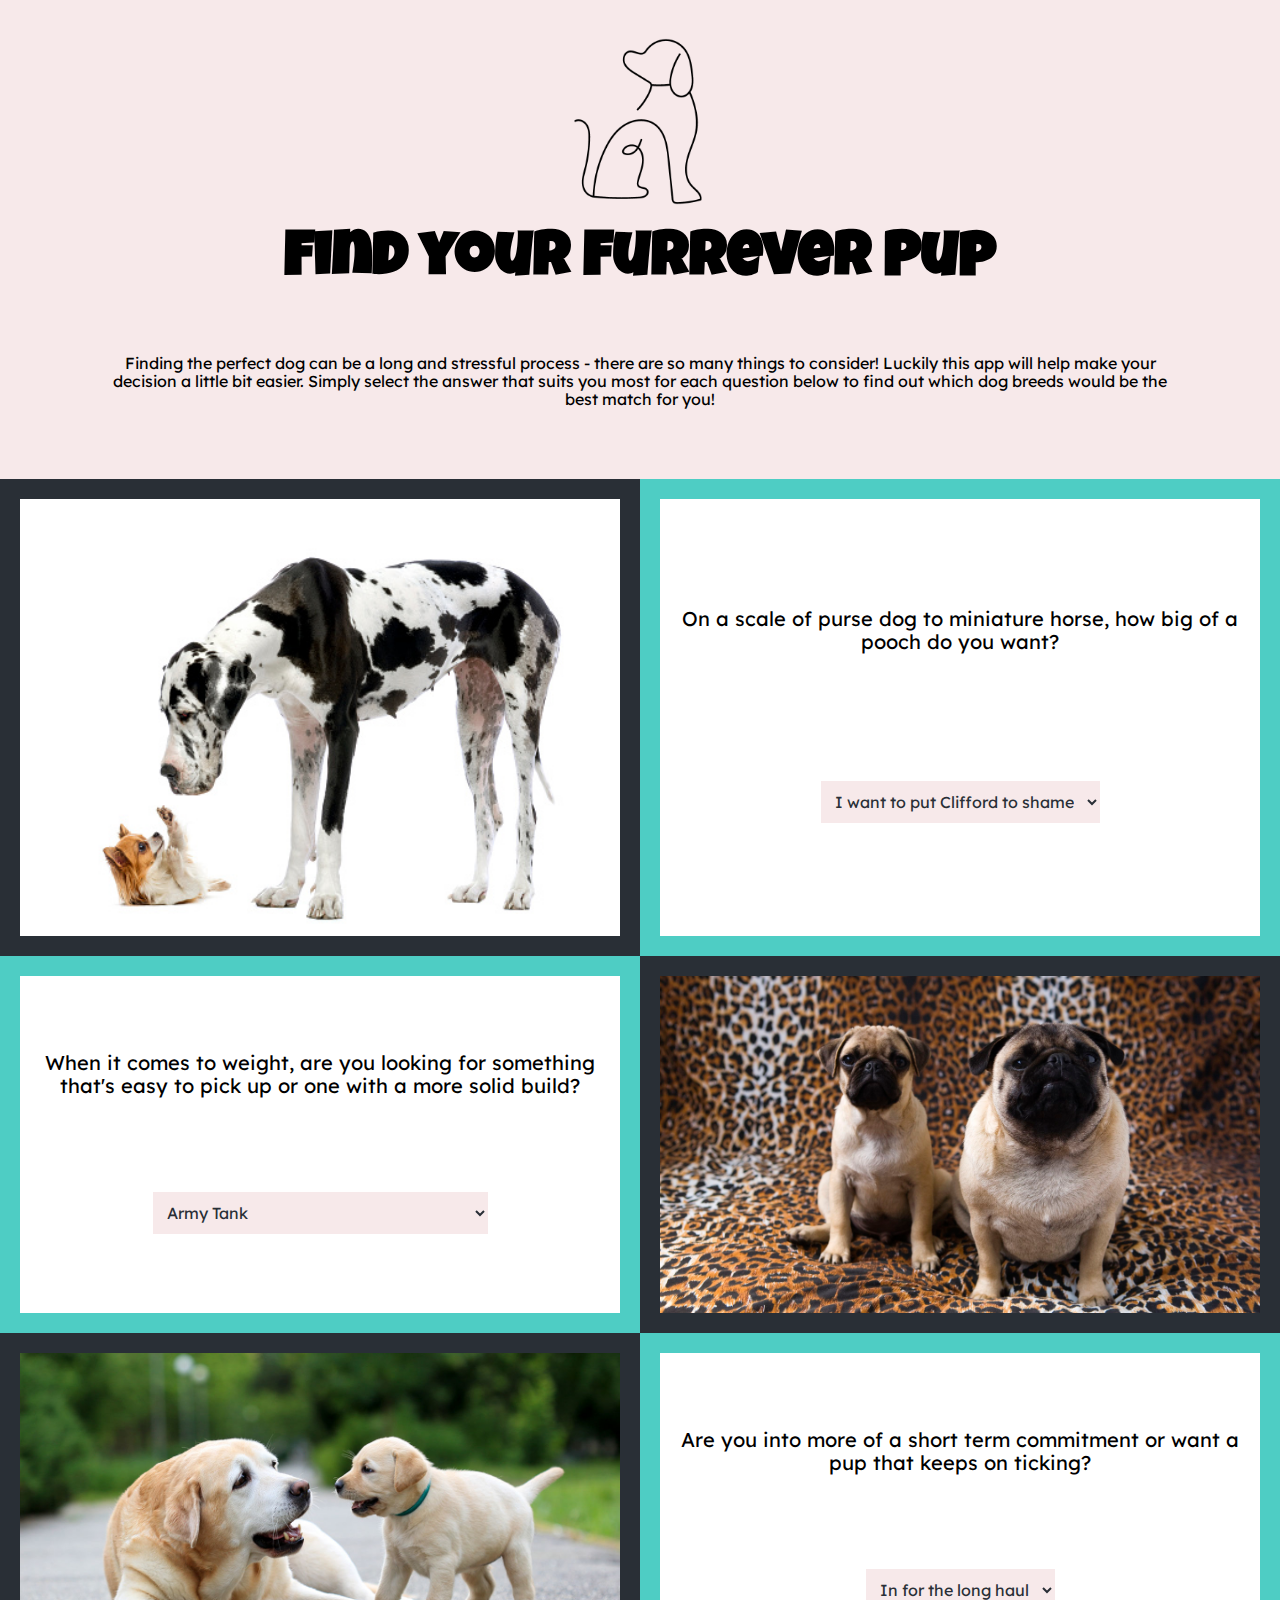
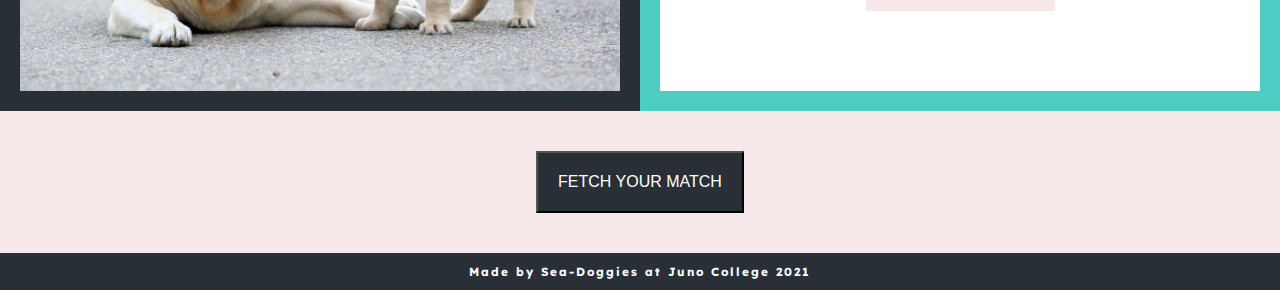
<file: index.html>
<!DOCTYPE html>
<html lang="en">
	<head>
		<meta charset="UTF-8" />
		<meta http-equiv="X-UA-Compatible" content="IE=edge" />
		<meta name="viewport" content="width=device-width, initial-scale=1.0" />
		<script src="app.js" defer></script>
		<link rel="stylesheet" href="style.css">
		<title>Furrever Friend Finder</title>
	</head>
	<body>
		<header>
			<img src="./assets/0001-19301340058.webp" alt="Logo showing a black outline of a dog">
			<h1>Find your Furrever Pup</h1>
			<p>Finding the perfect dog can be a long and stressful process - there are so many things to consider! Luckily this app will help make your decision a little bit easier. Simply select the answer that suits you most for each question below to find out which dog breeds would be the best match for you!</p>
		</header>

		<form>
			<div class="questionSection">
				<img src="./assets/508386698_bigsmall.jpg" alt="A large dog looking down at a very small dog" class="dogImg">
				<div class="questionText">
					<label for="q1">On a scale of purse dog to miniature horse, how big of a pooch do you want?</label>
					<select name="q1" id="question1" class="dropdown">
						<option value="62-150">I want to put Clifford to shame</option>
						<option value="33-61.9">Large and in charge</option>
						<option value="24-32.9">Lap dog</option>
						<option value="1-23.9">Purse size</option>
					</select>
				</div>
			</div>

			<div class="questionSection2">
				<img src="./assets/Fat-Pugs-R-sb10069042i-001-56a7a3d63df78cf77297cd2f.jpg" alt="A skinny pug next to a chonky pug" class="dogImg">
				<div class="questionText">
					<label for="q2">When it comes to weight, are you looking for something that's easy to pick up or one with a more solid build?</label>
					<select name="q2" id="question2" class="dropdown">
						<option value="30-99">Army Tank</option>
						<option value="15-29.9">Average</option>
						<option value="9-14.9">Heavy enough that it won't blow away</option>
						<option value="1-8.9">Light as a feather</option>
					</select>
				</div>
			</div>

			<div class="questionSection">
				<img src="./assets/dogs_1280p_0.jpg" alt="A young golden retriever playfully looking at an older golden retriever" class="dogImg">
				<div class="questionText">
					<label for="q3">Are you into more of a short term commitment or want a pup that keeps on ticking?</label>
					<select name="q3" id="question3" class="dropdown">
						<option value="16-20">In for the long haul</option>
						<option value="12-15">Average</option>
						<option value="7-11">Short but sweet</option>
					</select>
				</div>
			</div>
			<div class="buttonContainer">
				<button id="submit-btn" class="button">Fetch your match</button>
			</div>
		</form>
		<div id="results" class="results"></div>
		<footer>
			<h3>Made by Sea-Doggies at <a href="https://www.junocollege.com">Juno College</a> 2021</h3>
		</footer>
	</body>
</html>
</file>
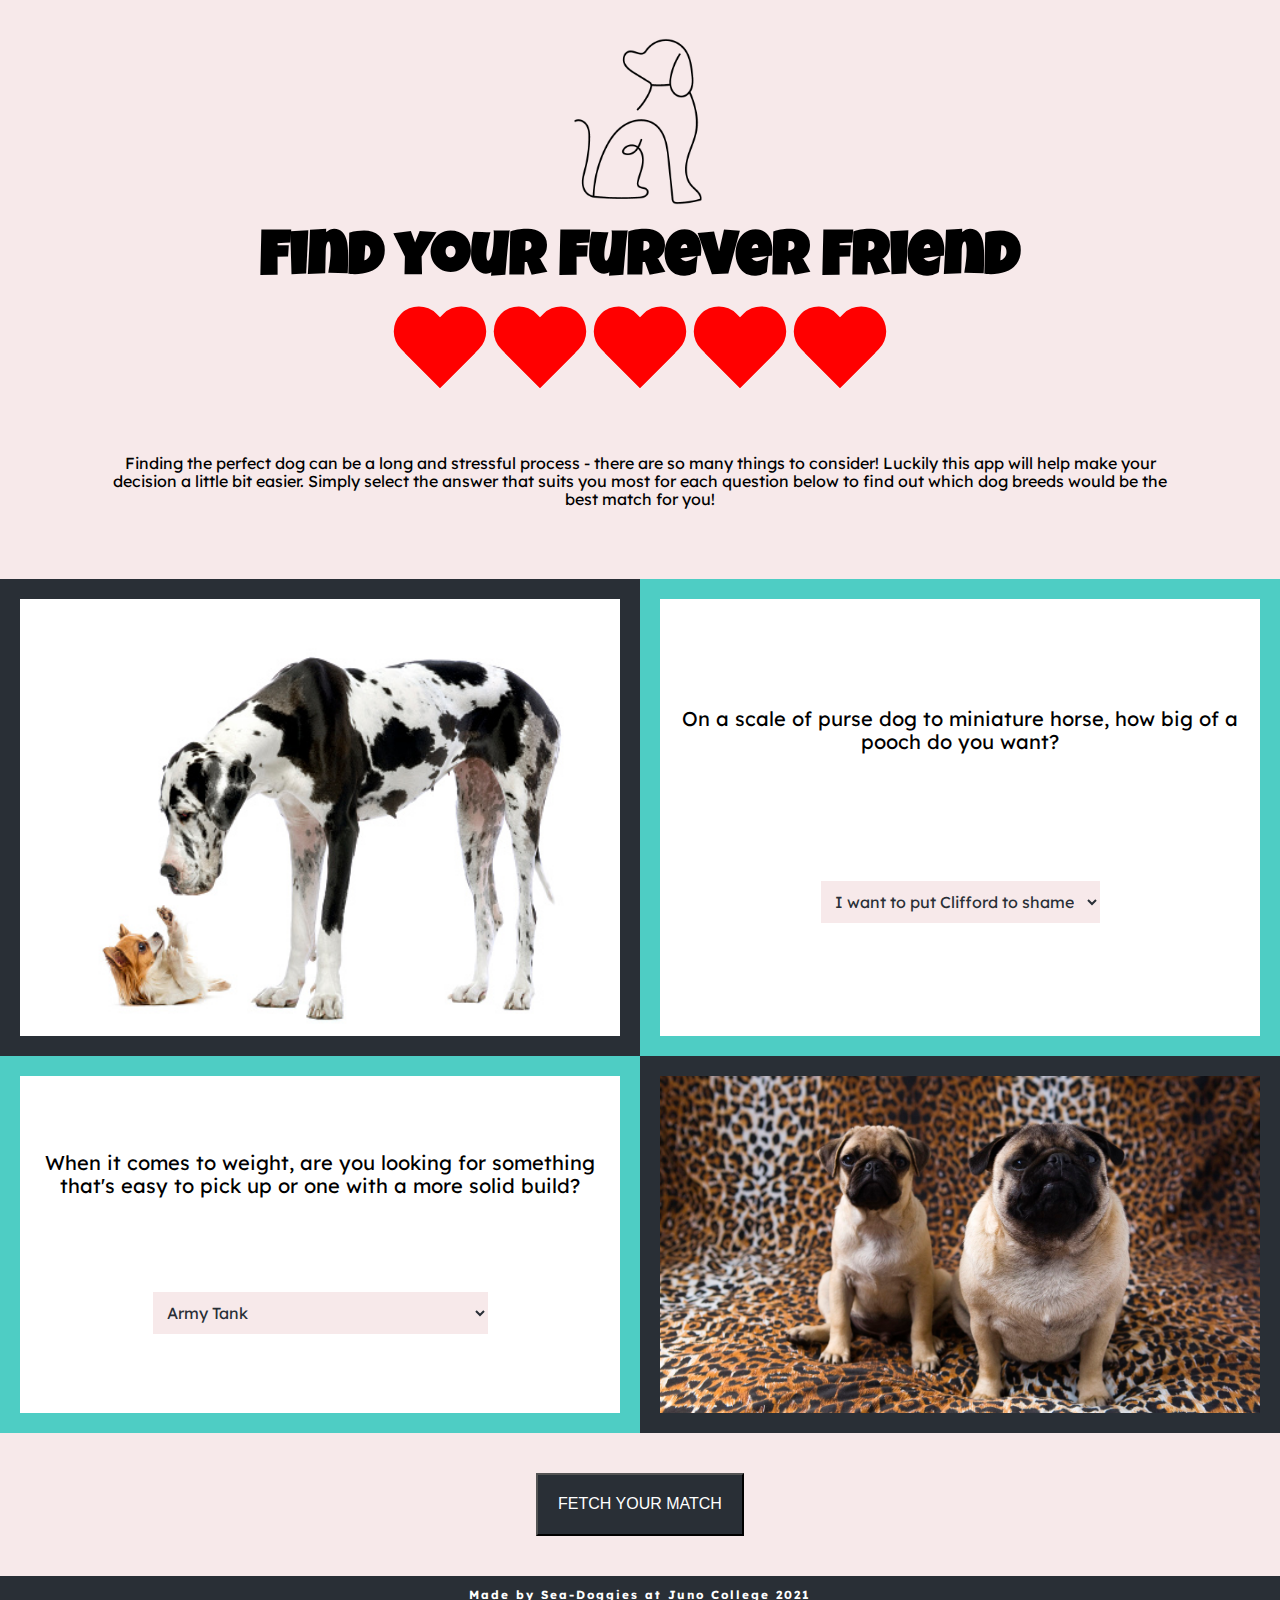
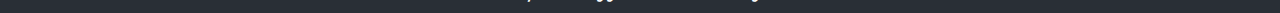
<file: projectTwoFolder/index.html>
<!DOCTYPE html>
<html lang="en">
	<head>
		<meta charset="UTF-8" />
		<meta http-equiv="X-UA-Compatible" content="IE=edge" />
		<meta name="viewport" content="width=device-width, initial-scale=1.0" />
		<script src="app.js" defer></script>
		<link rel="stylesheet" href="style.css">
		<title>Furever Friend Finder</title>
	</head>
	<body>
		<header>
			<img src="./assets/0001-19301340058.webp" alt="Logo showing a black outline of a dog">
			<h1>Find your Furever Friend</h1>
			<div class="heartContainer">
				<div class="heart"></div>
				<div class="heart"></div>
				<div class="heart"></div>
				<div class="heart"></div>
				<div class="heart"></div>
			</div>
			<p>Finding the perfect dog can be a long and stressful process - there are so many things to consider! Luckily this app will help make your decision a little bit easier. Simply select the answer that suits you most for each question below to find out which dog breeds would be the best match for you!</p>
		</header>

		<form>
			<div class="questionSection">
				<img src="./assets/508386698_bigsmall.jpg" alt="A large dog looking down at a very small dog" class="dogImg">
				<div class="questionText">
					<label for="q1">On a scale of purse dog to miniature horse, how big of a pooch do you want?</label>
					<select name="q1" id="question1" class="dropdown">
						<option value="62-150">I want to put Clifford to shame</option>
						<option value="33-61.9">Large and in charge</option>
						<option value="24-32.9">Lap dog</option>
						<option value="1-23.9">Purse size</option>
					</select>
				</div>
			</div>

			<div class="questionSection2">
				<img src="./assets/Fat-Pugs-R-sb10069042i-001-56a7a3d63df78cf77297cd2f.jpg" alt="A skinny pug next to a chonky pug" class="dogImg">
				<div class="questionText">
					<label for="q2">When it comes to weight, are you looking for something that's easy to pick up or one with a more solid build?</label>
					<select name="q2" id="question2" class="dropdown">
						<option value="30-99">Army Tank</option>
						<option value="15-29.9">Average</option>
						<option value="9-14.9">Heavy enough that it won't blow away</option>
						<option value="1-8.9">Light as a feather</option>
					</select>
				</div>
			</div>

			<div class="buttonContainer">
				<button id="submit-btn" class="button">Fetch your match</button>
			</div>
		</form>
		<div id="results" class="results"></div>
		<footer>
			<h3>Made by Sea-Doggies at <a href="https://www.junocollege.com">Juno College</a> 2021</h3>
		</footer>
	</body>
</html>
</file>
<file: style.css>
@import url('https://fonts.googleapis.com/css2?family=Luckiest+Guy&display=swap');

@import url('https://fonts.googleapis.com/css2?family=Lexend:wght@400;700&display=swap');

html{line-height:1.15;-ms-text-size-adjust:100%;-webkit-text-size-adjust:100%}body{margin:0}article,aside,footer,header,nav,section{display:block}h1{font-size:2em;margin:.67em 0}figcaption,figure,main{display:block}figure{margin:1em 40px}hr{box-sizing:content-box;height:0;overflow:visible}pre{font-family:monospace,monospace;font-size:1em}a{background-color:transparent;-webkit-text-decoration-skip:objects}abbr[title]{border-bottom:none;text-decoration:underline;text-decoration:underline dotted}b,strong{font-weight:inherit}b,strong{font-weight:bolder}code,kbd,samp{font-family:monospace,monospace;font-size:1em}dfn{font-style:italic}mark{background-color:#ff0;color:#000}small{font-size:80%}sub,sup{font-size:75%;line-height:0;position:relative;vertical-align:baseline}sub{bottom:-.25em}sup{top:-.5em}audio,video{display:inline-block}audio:not([controls]){display:none;height:0}img{border-style:none}svg:not(:root){overflow:hidden}button,input,optgroup,select,textarea{font-family:sans-serif;font-size:100%;line-height:1.15;margin:0}button,input{overflow:visible}button,select{text-transform:none}button,html [type=button],[type=reset],[type=submit]{-webkit-appearance:button}button::-moz-focus-inner,[type=button]::-moz-focus-inner,[type=reset]::-moz-focus-inner,[type=submit]::-moz-focus-inner{border-style:none;padding:0}button:-moz-focusring,[type=button]:-moz-focusring,[type=reset]:-moz-focusring,[type=submit]:-moz-focusring{outline:1px dotted ButtonText}fieldset{padding:.35em .75em .625em}legend{box-sizing:border-box;color:inherit;display:table;max-width:100%;padding:0;white-space:normal}progress{display:inline-block;vertical-align:baseline}textarea{overflow:auto}[type=checkbox],[type=radio]{box-sizing:border-box;padding:0}[type=number]::-webkit-inner-spin-button,[type=number]::-webkit-outer-spin-button{height:auto}[type=search]{-webkit-appearance:textfield;outline-offset:-2px}[type=search]::-webkit-search-cancel-button,[type=search]::-webkit-search-decoration{-webkit-appearance:none}::-webkit-file-upload-button{-webkit-appearance:button;font:inherit}details,menu{display:block}summary{display:list-item}canvas{display:inline-block}template{display:none}[hidden]{display:none}

.clearfix:after {visibility: hidden; display: block; font-size: 0; content: ''; clear: both; height: 0; }

html { -moz-box-sizing: border-box; -webkit-box-sizing: border-box; box-sizing: border-box;}

*, *:before, *:after {box-sizing: inherit}

.sr-only { position: absolute; width: 1px; height: 1px; margin: -1px; border: 0; padding: 0; white-space: nowrap; clip-path: inset(100%); clip: rect(0 0 0 0); overflow: hidden;}


body {
  background: #f7e9ea;
  font-family: 'Lexend', sans-serif;
}

header {
  margin: 30px;
  text-align: center;
}

header img {
  width: 15%;
  height: auto;
}

header p {
  padding: 40px 80px;
}

h1 {
  font-family: 'Luckiest Guy';
  font-size: 62px;
  margin: 10px 0;
  text-align: center;
}

.questionContainer {
  align-items: center;
  display: flex;
  flex-direction: column;
  padding: 30px;
}

.questionSection {
  display: flex;
  flex-direction: row;
  width: 100vw;
}

.questionSection2 {
  display: flex;
  flex-direction: row-reverse;
  width: 100vw;
}

.dogImg {
  border: 20px solid #292F36;
  width: 50vw;
}

.questionText {
  align-items: center;
  background: white;
  border: 20px solid #4ECDC4;
  display: flex;
  flex-direction: column;
  font-size: 20px;
  justify-content: space-evenly;
  width: 50%;
}

label {
  margin: 15px;
  text-align: center;
}

.dropdown {
  background: #f7e9ea;
  border: none;
  color: #292F36;
  cursor:url("data:image/svg+xml;utf8,<svg xmlns='http://www.w3.org/2000/svg'  width='40' height='48' viewport='0 0 100 100' style='fill:black;font-size:24px;'><text y='50%'> 🐾</text></svg>") 16 0,auto;
  font-family: 'Lexend', sans-serif;
  font-size: 16px;
  margin: 20px;
  padding: 10px;
  width: auto;
}

.button {
  color: white;
  background: #292F36;
  padding: 20px;
  margin: 40px;
  cursor:url("data:image/svg+xml;utf8,<svg xmlns='http://www.w3.org/2000/svg'  width='40' height='48' viewport='0 0 100 100' style='fill:black;font-size:24px;'><text y='50%'> 🦴</text></svg>") 16 0,auto;
  text-transform: uppercase;
}

.buttonContainer {
  display: flex;
  justify-content: center;
}

.results {
  color: #292F36;
  display: flex;
  flex-direction: column;
  background: #f7e9ea;
  justify-content: space-between;
  align-items: center;
}

.results img {
  min-width: 40vw;
  max-width: 40vw;
  padding-top: 20px;
}

.results p {
  margin: 0 40px;
  margin-bottom: 40px;
  text-align: center;
}

footer {
  display: inline-block;
  color: white;
  background: #292F36;
  font-size: 10px;
  letter-spacing: 2px;
  text-align: center;
  width: 100%;
}

footer a {
  text-decoration: none;
  color: white;
}

@media only screen and (max-width: 770px) {

  .questionSection, .questionSection2 {
    display: flex;
    flex-direction: column;
    
  }

  .questionText {
    width: 100vw;
  }

  .dogImg {
    width: 100vw;
  }

  .dropdown {
    margin: 20px;
  }

  .results p {
    margin: 0 40px;
    margin-bottom: 40px;
    text-align: center;
  }

}
</file>
<file: projectTwoFolder/style.css>
@import url('https://fonts.googleapis.com/css2?family=Luckiest+Guy&display=swap');

@import url('https://fonts.googleapis.com/css2?family=Lexend:wght@400;700&display=swap');

html{line-height:1.15;-ms-text-size-adjust:100%;-webkit-text-size-adjust:100%}body{margin:0}article,aside,footer,header,nav,section{display:block}h1{font-size:2em;margin:.67em 0}figcaption,figure,main{display:block}figure{margin:1em 40px}hr{box-sizing:content-box;height:0;overflow:visible}pre{font-family:monospace,monospace;font-size:1em}a{background-color:transparent;-webkit-text-decoration-skip:objects}abbr[title]{border-bottom:none;text-decoration:underline;text-decoration:underline dotted}b,strong{font-weight:inherit}b,strong{font-weight:bolder}code,kbd,samp{font-family:monospace,monospace;font-size:1em}dfn{font-style:italic}mark{background-color:#ff0;color:#000}small{font-size:80%}sub,sup{font-size:75%;line-height:0;position:relative;vertical-align:baseline}sub{bottom:-.25em}sup{top:-.5em}audio,video{display:inline-block}audio:not([controls]){display:none;height:0}img{border-style:none}svg:not(:root){overflow:hidden}button,input,optgroup,select,textarea{font-family:sans-serif;font-size:100%;line-height:1.15;margin:0}button,input{overflow:visible}button,select{text-transform:none}button,html [type=button],[type=reset],[type=submit]{-webkit-appearance:button}button::-moz-focus-inner,[type=button]::-moz-focus-inner,[type=reset]::-moz-focus-inner,[type=submit]::-moz-focus-inner{border-style:none;padding:0}button:-moz-focusring,[type=button]:-moz-focusring,[type=reset]:-moz-focusring,[type=submit]:-moz-focusring{outline:1px dotted ButtonText}fieldset{padding:.35em .75em .625em}legend{box-sizing:border-box;color:inherit;display:table;max-width:100%;padding:0;white-space:normal}progress{display:inline-block;vertical-align:baseline}textarea{overflow:auto}[type=checkbox],[type=radio]{box-sizing:border-box;padding:0}[type=number]::-webkit-inner-spin-button,[type=number]::-webkit-outer-spin-button{height:auto}[type=search]{-webkit-appearance:textfield;outline-offset:-2px}[type=search]::-webkit-search-cancel-button,[type=search]::-webkit-search-decoration{-webkit-appearance:none}::-webkit-file-upload-button{-webkit-appearance:button;font:inherit}details,menu{display:block}summary{display:list-item}canvas{display:inline-block}template{display:none}[hidden]{display:none}

.clearfix:after {visibility: hidden; display: block; font-size: 0; content: ''; clear: both; height: 0; }

html { -moz-box-sizing: border-box; -webkit-box-sizing: border-box; box-sizing: border-box;}

*, *:before, *:after {box-sizing: inherit}

.sr-only { position: absolute; width: 1px; height: 1px; margin: -1px; border: 0; padding: 0; white-space: nowrap; clip-path: inset(100%); clip: rect(0 0 0 0); overflow: hidden;}


body {
  background: #f7e9ea;
  font-family: 'Lexend', sans-serif;
}

header {
  margin: 30px;
  text-align: center;
}

header img {
  width: 15%;
  height: auto;
}

header p {
  padding: 40px 80px;
}

h1 {
  font-family: 'Luckiest Guy';
  font-size: 62px;
  margin: 10px 0;
  text-align: center;
}

@keyframes heartbeat {
	0% {
		transform: scale(0.75);
	}

	20% {
		transform: scale(1);
	}

	40% {
		transform: scale(0.75);
	}

	60% {
		transform: scale(1);
	}
	80% {
		transform: scale(0.75);
	}

	100% {
		transform: scale(0.75);
	}
}

.heart {
	position: relative;
	width: 50px;
	height: 90px;
	animation: heartbeat 1s infinite;
}

.heart:before,
.heart:after {
	position: absolute;
	content: "";
	left: 50px;
	top: 0;
	width: 50px;
	height: 80px;
	background: red;
	-moz-border-radius: 50px 50px 0 0;
	border-radius: 50px 50px 0 0;
	-webkit-transform: rotate(-45deg);
	-moz-transform: rotate(-45deg);
	-ms-transform: rotate(-45deg);
	-o-transform: rotate(-45deg);
	transform: rotate(-45deg);
	-webkit-transform-origin: 0 100%;
	-moz-transform-origin: 0 100%;
	-ms-transform-origin: 0 100%;
	-o-transform-origin: 0 100%;
	transform-origin: 0 100%;
}

.heart:after {
	left: 0;
	-webkit-transform: rotate(45deg);
	-moz-transform: rotate(45deg);
	-ms-transform: rotate(45deg);
	-o-transform: rotate(45deg);
	transform: rotate(45deg);
	-webkit-transform-origin: 100% 100%;
	-moz-transform-origin: 100% 100%;
	-ms-transform-origin: 100% 100%;
	-o-transform-origin: 100% 100%;
	transform-origin: 100% 100%;
}
.heart {
	position: relative;
	width: 100px;
	height: 90px;
	animation: heartbeat 2s infinite;
}

.heart:before,
.heart:after {
	position: absolute;
	content: "";
	left: 50px;
	top: 0;
	width: 50px;
	height: 80px;
	background: red;
	-moz-border-radius: 50px 50px 0 0;
	border-radius: 50px 50px 0 0;
	-webkit-transform: rotate(-45deg);
	-moz-transform: rotate(-45deg);
	-ms-transform: rotate(-45deg);
	-o-transform: rotate(-45deg);
	transform: rotate(-45deg);
	-webkit-transform-origin: 0 100%;
	-moz-transform-origin: 0 100%;
	-ms-transform-origin: 0 100%;
	-o-transform-origin: 0 100%;
	transform-origin: 0 100%;
}

.heart:after {
	left: 0;
	-webkit-transform: rotate(45deg);
	-moz-transform: rotate(45deg);
	-ms-transform: rotate(45deg);
	-o-transform: rotate(45deg);
	transform: rotate(45deg);
	-webkit-transform-origin: 100% 100%;
	-moz-transform-origin: 100% 100%;
	-ms-transform-origin: 100% 100%;
	-o-transform-origin: 100% 100%;
	transform-origin: 100% 100%;
}

.heartContainer {
	display: flex;
	align-items: center;
	justify-content: center;
}

.questionContainer {
  align-items: center;
  display: flex;
  flex-direction: column;
  padding: 30px;
}

.questionSection {
  display: flex;
  flex-direction: row;
  width: 100vw;
}

.questionSection2 {
  display: flex;
  flex-direction: row-reverse;
  width: 100vw;
}

.dogImg {
  border: 20px solid #292F36;
  width: 50vw;
}

.questionText {
  align-items: center;
  background: white;
  border: 20px solid #4ECDC4;
  display: flex;
  flex-direction: column;
  font-size: 20px;
  justify-content: space-evenly;
  width: 50%;
}

label {
  margin: 15px;
  text-align: center;
}

.dropdown {
  background: #f7e9ea;
  border: none;
  color: #292F36;
  cursor:url("data:image/svg+xml;utf8,<svg xmlns='http://www.w3.org/2000/svg'  width='40' height='48' viewport='0 0 100 100' style='fill:black;font-size:24px;'><text y='50%'> 🐾</text></svg>") 16 0,auto;
  font-family: 'Lexend', sans-serif; /* Snippet used courtesy of !emojicursor.app*/
  font-size: 16px;
  margin: 20px;
  padding: 10px;
  width: auto;
}

.dropdown:focus {
  border: 5px solid #292F36;
}

.button {
  color: white;
  background: #292F36;
  padding: 20px;
  margin: 40px;
  cursor:url("data:image/svg+xml;utf8,<svg xmlns='http://www.w3.org/2000/svg'  width='40' height='48' viewport='0 0 100 100' style='fill:black;font-size:24px;'><text y='50%'> 🦴</text></svg>") 16 0,auto;
  text-transform: uppercase; /* Snippet used courtesy of !emojicursor.app*/
}

.button:focus {
  border: 5px solid #4ECDC4;
}

.buttonContainer {
  display: flex;
  justify-content: center;
}

.results {
  color: #292F36;
  display: flex;
  flex-direction: column;
  background: #f7e9ea;
  justify-content: space-between;
  align-items: center;
}

.results img {
  min-width: 40vw;
  max-width: 40vw;
  padding-top: 20px;
}

.results p {
  margin: 0 40px;
  margin-bottom: 40px;
  text-align: center;
}

footer {
  display: inline-block;
  color: white;
  background: #292F36;
  font-size: 10px;
  letter-spacing: 2px;
  text-align: center;
  width: 100%;
}

footer a {
  text-decoration: none;
  color: white;
}

@media only screen and (max-width: 770px) {

  .questionSection, .questionSection2 {
    display: flex;
    flex-direction: column;
    
  }

  .questionText {
    width: 100vw;
  }

  .dogImg {
    width: 100vw;
  }

  .dropdown {
    margin: 20px;
  }

  .results p {
    margin: 0 40px;
    margin-bottom: 40px;
    text-align: center;
  }

}
</file>
